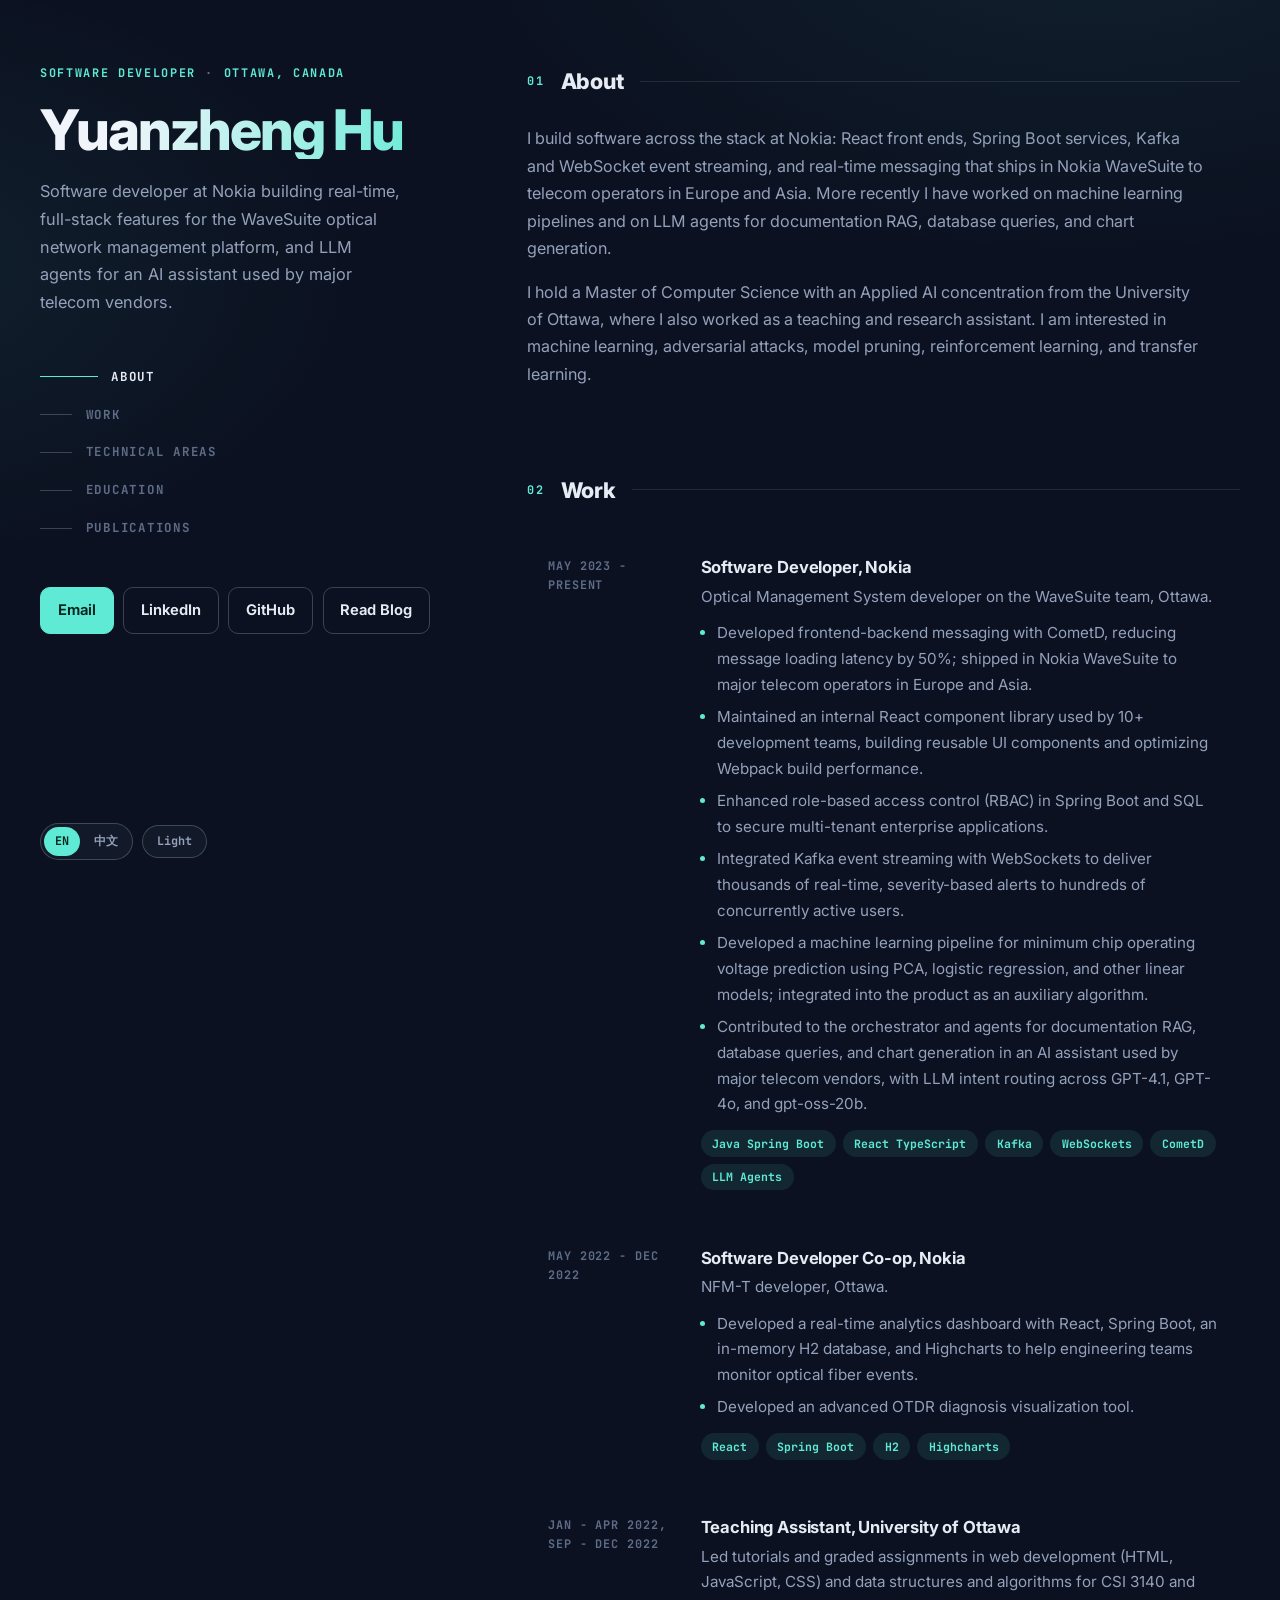
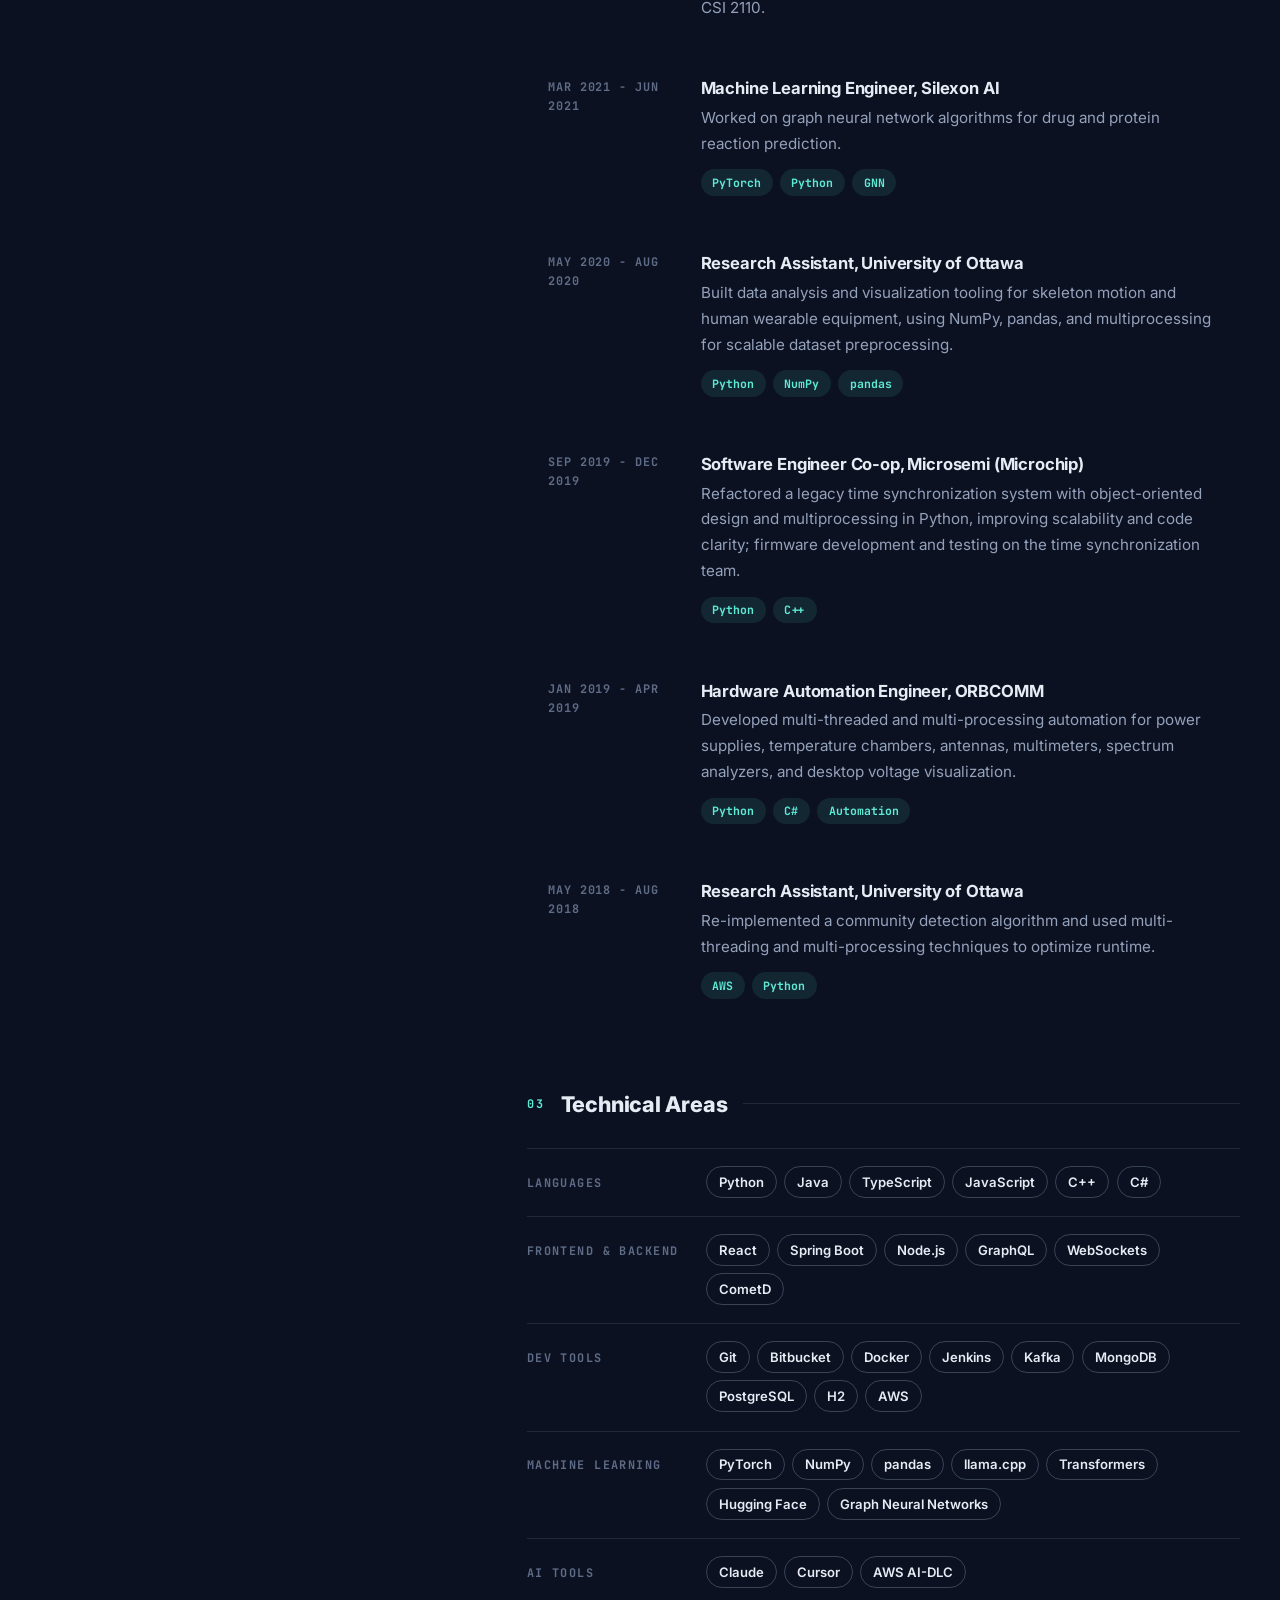
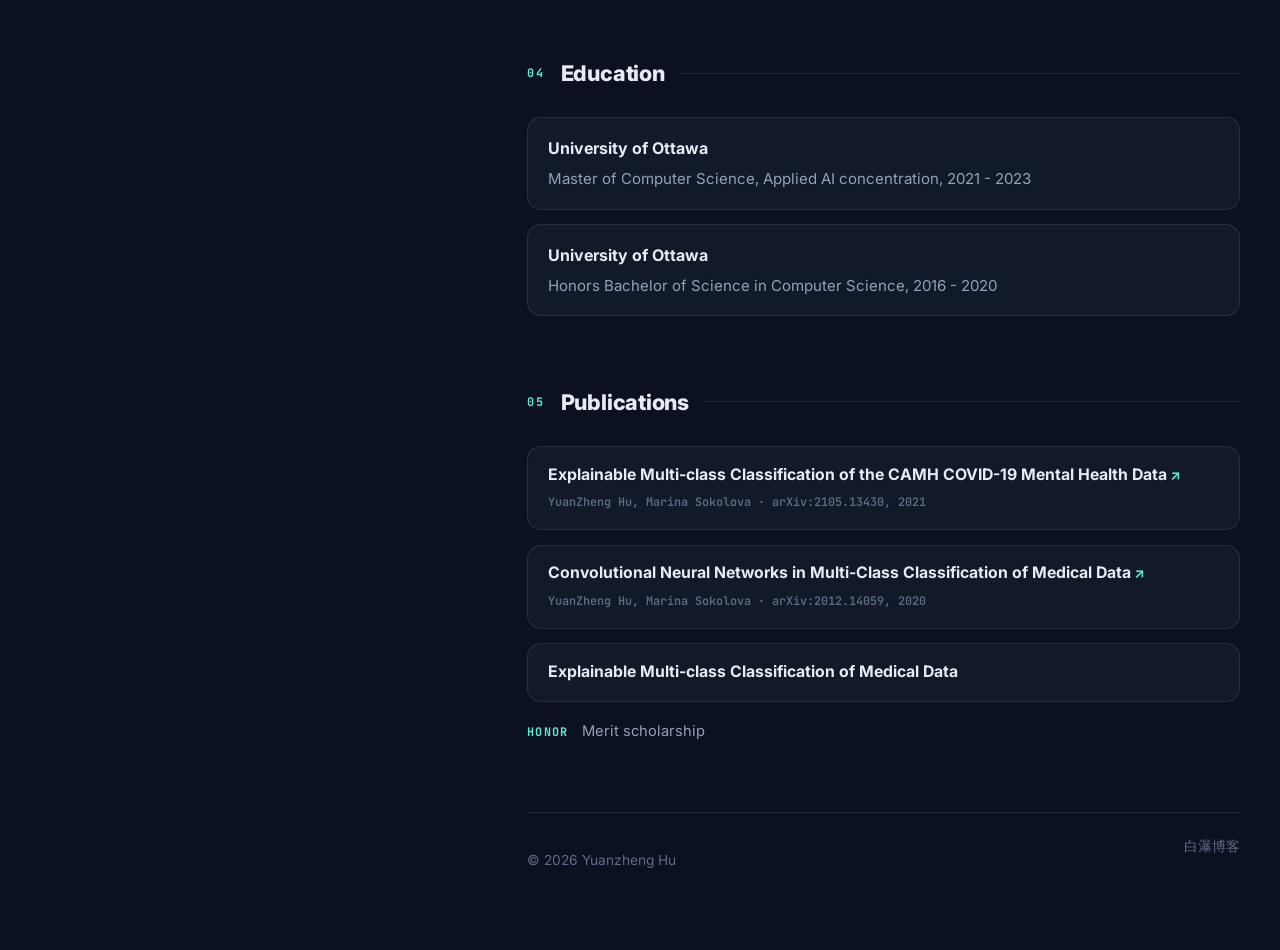
<file: index.html>
<!doctype html>
<html lang="en">
  <head>
    <meta charset="utf-8">
    <meta name="viewport" content="width=device-width, initial-scale=1">
    <title>Yuanzheng Hu | Software Developer</title>
    <meta name="description" content="Yuanzheng Hu - Software Developer at Nokia in Ottawa. Full-stack engineering with React, Spring Boot and Kafka, LLM agents, and machine learning. MCS (Applied AI), University of Ottawa.">
    <meta name="robots" content="index, follow">
    <meta name="theme-color" content="#0b1120">
    <link rel="canonical" href="https://whtitefall.github.io/yuanzhenghu/">
    <meta property="og:title" content="Yuanzheng Hu">
    <meta property="og:description" content="Software Developer at Nokia building real-time full-stack features for Nokia WaveSuite and LLM agents for an AI assistant.">
    <meta property="og:type" content="website">
    <meta property="og:url" content="https://whtitefall.github.io/yuanzhenghu/">
    <meta name="twitter:card" content="summary">
    <link rel="icon" href="assets/img/favicon.svg" type="image/svg+xml">
    <link rel="preconnect" href="https://fonts.googleapis.com">
    <link rel="preconnect" href="https://fonts.gstatic.com" crossorigin>
    <link href="https://fonts.googleapis.com/css2?family=Inter:wght@400;500;650;800&family=JetBrains+Mono:wght@500;700;800&display=swap" rel="stylesheet">
    <link rel="stylesheet" href="assets/css/styles.css">
    <script type="application/ld+json">
      {
        "@context": "https://schema.org",
        "@type": "Person",
        "name": "Yuanzheng Hu",
        "alternateName": "白瀑",
        "url": "https://whtitefall.github.io/yuanzhenghu/",
        "sameAs": [
          "https://www.linkedin.com/in/yuanzheng-hu/",
          "https://github.com/whtitefall"
        ],
        "jobTitle": "Software Developer",
        "worksFor": {
          "@type": "Organization",
          "name": "Nokia"
        },
        "alumniOf": {
          "@type": "CollegeOrUniversity",
          "name": "University of Ottawa"
        },
        "knowsAbout": [
          "Java Spring Boot",
          "React",
          "TypeScript",
          "Kafka",
          "Python",
          "Machine Learning",
          "LLM Agents",
          "Retrieval-Augmented Generation"
        ],
        "address": {
          "@type": "PostalAddress",
          "addressLocality": "Ottawa",
          "addressRegion": "ON",
          "addressCountry": "CA"
        }
      }
    </script>
  </head>
  <body data-page="resume">
    <a class="skip-link" href="#resume" data-i18n="skip.resume">Skip to resume</a>

    <div class="resume-layout">
      <aside class="sidebar">
        <p class="side-kicker mono-label"><span data-i18n="resume.role">Software Developer</span><span data-i18n="resume.location">Ottawa, Canada</span></p>
        <h1 class="side-name">Yuanzheng&nbsp;Hu</h1>
        <p class="side-headline" data-i18n="resume.headline"></p>

        <nav class="side-nav" aria-label="Section navigation">
          <a class="is-active" href="#about" data-i18n="profile.title">About</a>
          <a href="#experience" data-i18n="experience.title">Work</a>
          <a href="#skills" data-i18n="skills.title">Technical Areas</a>
          <a href="#education" data-i18n="education.title">Education</a>
          <a href="#publications" data-i18n="research.title">Publications</a>
        </nav>

        <div class="side-actions">
          <a class="button button-primary" href="mailto:yuanzheng.hu.brad@gmail.com" data-i18n="action.email">Email</a>
          <a class="button button-secondary" href="https://www.linkedin.com/in/yuanzheng-hu/" rel="noreferrer" data-i18n="action.linkedin">LinkedIn</a>
          <a class="button button-secondary" href="https://github.com/whtitefall" rel="noreferrer" data-i18n="action.github">GitHub</a>
          <a class="button button-secondary" href="blog.html" data-i18n="action.blog">Read Blog</a>
        </div>

        <div class="side-bottom" aria-label="Site settings">
          <div class="language-switch" id="language-switch" aria-label="Language">
            <button type="button" data-lang-option="en" aria-pressed="true">EN</button>
            <button type="button" data-lang-option="zh" aria-pressed="false">中文</button>
          </div>
          <button class="theme-toggle" id="theme-toggle" type="button" aria-label="Toggle color theme">Dark</button>
        </div>
      </aside>

      <main id="resume" class="content">
        <section id="about" class="content-section" aria-labelledby="profile-title">
          <div class="section-title">
            <span class="mono-label">01</span>
            <h2 id="profile-title" data-i18n="profile.title">About</h2>
          </div>
          <div class="prose">
            <p data-i18n="profile.body"></p>
            <p data-i18n="profile.body2"></p>
          </div>
        </section>

        <section id="experience" class="content-section" aria-labelledby="experience-title">
          <div class="section-title">
            <span class="mono-label">02</span>
            <h2 id="experience-title" data-i18n="experience.title">Work</h2>
          </div>
          <div class="xp-list">
            <article class="xp-card">
              <time data-i18n="job.nokiaCurrent.date"></time>
              <div>
                <h3 data-i18n="job.nokiaCurrent.title"></h3>
                <p class="xp-role" data-i18n="job.nokiaCurrent.body"></p>
                <ul class="xp-bullets">
                  <li data-i18n="job.nokiaCurrent.b1"></li>
                  <li data-i18n="job.nokiaCurrent.b2"></li>
                  <li data-i18n="job.nokiaCurrent.b3"></li>
                  <li data-i18n="job.nokiaCurrent.b4"></li>
                  <li data-i18n="job.nokiaCurrent.b5"></li>
                  <li data-i18n="job.nokiaCurrent.b6"></li>
                </ul>
                <div class="mini-tags"><span>Java Spring Boot</span><span>React TypeScript</span><span>Kafka</span><span>WebSockets</span><span>CometD</span><span>LLM Agents</span></div>
              </div>
            </article>
            <article class="xp-card">
              <time data-i18n="job.nokiaPast.date"></time>
              <div>
                <h3 data-i18n="job.nokiaPast.title"></h3>
                <p class="xp-role" data-i18n="job.nokiaPast.body"></p>
                <ul class="xp-bullets">
                  <li data-i18n="job.nokiaPast.b1"></li>
                  <li data-i18n="job.nokiaPast.b2"></li>
                </ul>
                <div class="mini-tags"><span>React</span><span>Spring Boot</span><span>H2</span><span>Highcharts</span></div>
              </div>
            </article>
            <article class="xp-card">
              <time data-i18n="job.ta.date"></time>
              <div>
                <h3 data-i18n="job.ta.title"></h3>
                <p class="xp-role" data-i18n="job.ta.body"></p>
              </div>
            </article>
            <article class="xp-card">
              <time data-i18n="job.silexon.date"></time>
              <div>
                <h3 data-i18n="job.silexon.title"></h3>
                <p class="xp-role" data-i18n="job.silexon.body"></p>
                <div class="mini-tags"><span>PyTorch</span><span>Python</span><span>GNN</span></div>
              </div>
            </article>
            <article class="xp-card">
              <time data-i18n="job.raMotion.date"></time>
              <div>
                <h3 data-i18n="job.raMotion.title"></h3>
                <p class="xp-role" data-i18n="job.raMotion.body"></p>
                <div class="mini-tags"><span>Python</span><span>NumPy</span><span>pandas</span></div>
              </div>
            </article>
            <article class="xp-card">
              <time data-i18n="job.microsemi.date"></time>
              <div>
                <h3 data-i18n="job.microsemi.title"></h3>
                <p class="xp-role" data-i18n="job.microsemi.body"></p>
                <div class="mini-tags"><span>Python</span><span>C++</span></div>
              </div>
            </article>
            <article class="xp-card">
              <time data-i18n="job.orbcomm.date"></time>
              <div>
                <h3 data-i18n="job.orbcomm.title"></h3>
                <p class="xp-role" data-i18n="job.orbcomm.body"></p>
                <div class="mini-tags"><span>Python</span><span>C#</span><span>Automation</span></div>
              </div>
            </article>
            <article class="xp-card">
              <time data-i18n="job.raCommunity.date"></time>
              <div>
                <h3 data-i18n="job.raCommunity.title"></h3>
                <p class="xp-role" data-i18n="job.raCommunity.body"></p>
                <div class="mini-tags"><span>AWS</span><span>Python</span></div>
              </div>
            </article>
          </div>
        </section>

        <section id="skills" class="content-section" aria-labelledby="skills-title">
          <div class="section-title">
            <span class="mono-label">03</span>
            <h2 id="skills-title" data-i18n="skills.title">Technical Areas</h2>
          </div>
          <div class="skill-groups">
            <div class="skill-group">
              <h3 data-i18n="skills.languages">Languages</h3>
              <div class="skill-list"><span>Python</span><span>Java</span><span>TypeScript</span><span>JavaScript</span><span>C++</span><span>C#</span></div>
            </div>
            <div class="skill-group">
              <h3 data-i18n="skills.stack">Frontend &amp; Backend</h3>
              <div class="skill-list"><span>React</span><span>Spring Boot</span><span>Node.js</span><span>GraphQL</span><span>WebSockets</span><span>CometD</span></div>
            </div>
            <div class="skill-group">
              <h3 data-i18n="skills.tools">Dev Tools</h3>
              <div class="skill-list"><span>Git</span><span>Bitbucket</span><span>Docker</span><span>Jenkins</span><span>Kafka</span><span>MongoDB</span><span>PostgreSQL</span><span>H2</span><span>AWS</span></div>
            </div>
            <div class="skill-group">
              <h3 data-i18n="skills.ml">Machine Learning</h3>
              <div class="skill-list"><span>PyTorch</span><span>NumPy</span><span>pandas</span><span>llama.cpp</span><span>Transformers</span><span>Hugging Face</span><span>Graph Neural Networks</span></div>
            </div>
            <div class="skill-group">
              <h3 data-i18n="skills.ai">AI Tools</h3>
              <div class="skill-list"><span>Claude</span><span>Cursor</span><span>AWS AI-DLC</span></div>
            </div>
          </div>
        </section>

        <section id="education" class="content-section" aria-labelledby="education-title">
          <div class="section-title">
            <span class="mono-label">04</span>
            <h2 id="education-title" data-i18n="education.title">Education</h2>
          </div>
          <div class="edu-list">
            <article class="edu-card">
              <h3>University of Ottawa</h3>
              <p data-i18n="education.master"></p>
            </article>
            <article class="edu-card">
              <h3>University of Ottawa</h3>
              <p data-i18n="education.bachelor"></p>
            </article>
          </div>
        </section>

        <section id="publications" class="content-section" aria-labelledby="publications-title">
          <div class="section-title">
            <span class="mono-label">05</span>
            <h2 id="publications-title" data-i18n="research.title">Publications</h2>
          </div>
          <div class="pub-list">
            <a class="pub-card" href="https://arxiv.org/abs/2105.13430" rel="noreferrer">
              <h3 data-i18n="research.pub3"></h3>
              <p class="pub-meta" data-i18n="research.pub3meta"></p>
            </a>
            <a class="pub-card" href="https://arxiv.org/abs/2012.14059" rel="noreferrer">
              <h3 data-i18n="research.pub1"></h3>
              <p class="pub-meta" data-i18n="research.pub1meta"></p>
            </a>
            <article class="pub-card">
              <h3 data-i18n="research.pub2"></h3>
            </article>
          </div>
          <div class="award-callout">
            <strong data-i18n="research.honor">Honor</strong>
            <span data-i18n="research.award">Merit scholarship</span>
          </div>
        </section>

        <footer class="content-footer">
          <p>© <span id="footer-year"></span> Yuanzheng Hu</p>
          <a href="blog.html" data-i18n="nav.blog">白瀑博客</a>
        </footer>
      </main>
    </div>

    <script src="assets/js/posts.js" defer></script>
    <script src="assets/js/app.js" defer></script>
  </body>
</html>
</file>
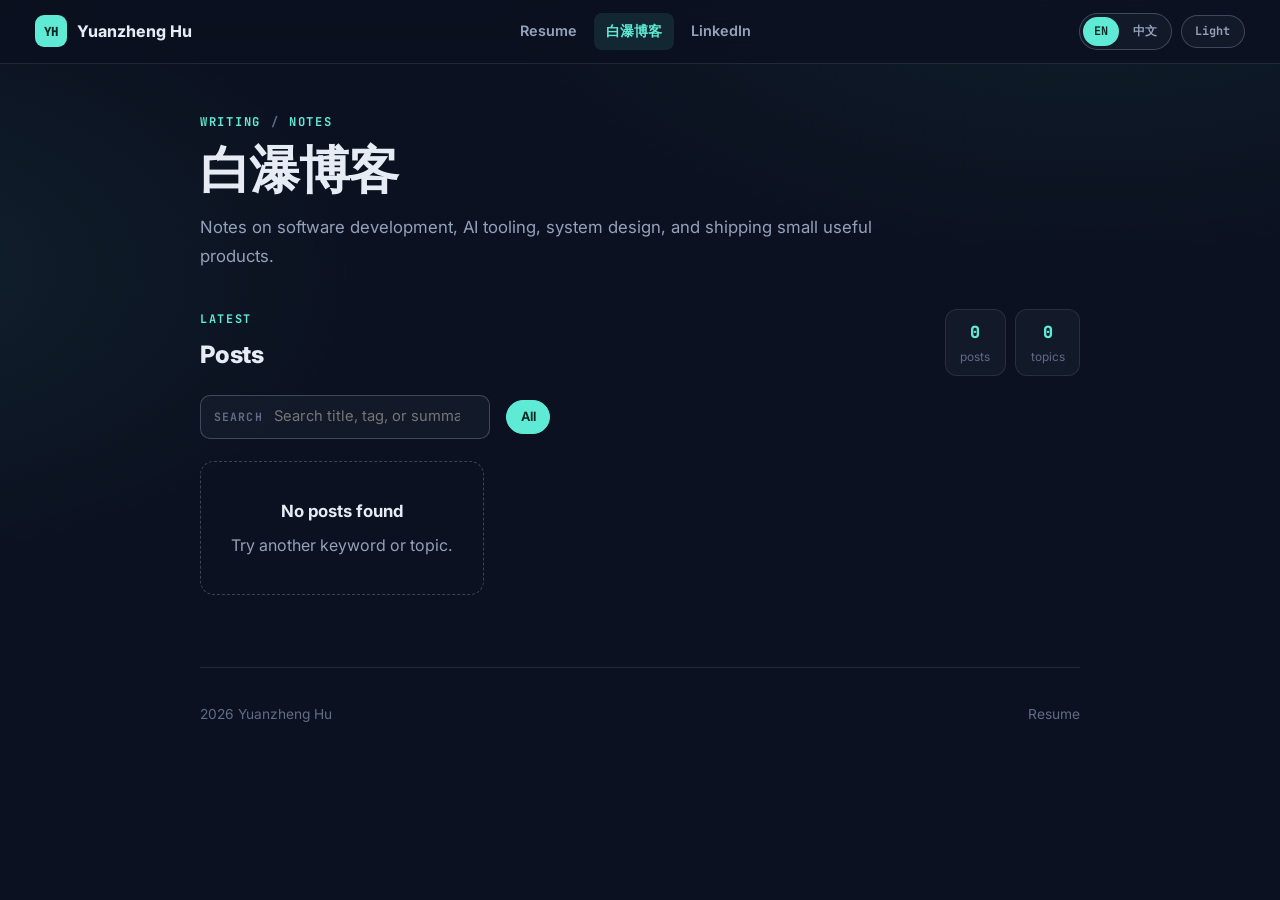
<file: blog.html>
<!doctype html>
<html lang="en">
  <head>
    <meta charset="utf-8">
    <meta name="viewport" content="width=device-width, initial-scale=1">
    <title>白瀑博客 - Yuanzheng Hu</title>
    <meta name="theme-color" content="#0b1120">
    <meta name="description" content="白瀑博客 is Yuanzheng Hu's technical blog.">
    <meta name="robots" content="index, follow">
    <link rel="canonical" href="https://whtitefall.github.io/yuanzhenghu/blog.html">
    <meta property="og:title" content="白瀑博客 - Yuanzheng Hu">
    <meta property="og:description" content="Software development, AI tooling, system design, and project notes.">
    <meta property="og:type" content="website">
    <meta property="og:url" content="https://whtitefall.github.io/yuanzhenghu/blog.html">
    <meta name="twitter:card" content="summary">
    <link rel="icon" href="assets/img/favicon.svg" type="image/svg+xml">
    <link rel="preconnect" href="https://fonts.googleapis.com">
    <link rel="preconnect" href="https://fonts.gstatic.com" crossorigin>
    <link href="https://fonts.googleapis.com/css2?family=Inter:wght@400;500;650;800&family=JetBrains+Mono:wght@500;700;800&display=swap" rel="stylesheet">
    <link rel="stylesheet" href="assets/css/styles.css">
  </head>
  <body data-page="blog">
    <a class="skip-link" href="#posts" data-i18n="skip.posts">Skip to posts</a>

    <header class="site-header">
      <a class="brand" href="index.html" aria-label="Yuanzheng Hu home">
        <span class="brand-mark">YH</span>
        <span class="brand-text">Yuanzheng Hu</span>
      </a>
      <nav class="site-nav" aria-label="Primary navigation">
        <a href="index.html" data-i18n="nav.resume">Resume</a>
        <a class="is-active" href="blog.html" data-i18n="nav.blog">白瀑博客</a>
        <a href="https://www.linkedin.com/in/yuanzheng-hu/" rel="noreferrer">LinkedIn</a>
      </nav>
      <div class="site-controls" aria-label="Site settings">
        <div class="language-switch" id="language-switch" aria-label="Language">
          <button type="button" data-lang-option="en" aria-pressed="true">EN</button>
          <button type="button" data-lang-option="zh" aria-pressed="false">中文</button>
        </div>
        <button class="theme-toggle" id="theme-toggle" type="button" aria-label="Toggle color theme">Dark</button>
      </div>
    </header>

    <main class="blog-page">
      <section class="page-intro" aria-labelledby="blog-title">
        <div class="hero-label">
          <span data-i18n="blog.kicker">Writing</span>
          <span data-i18n="blog.note">Notes</span>
        </div>
        <h1 id="blog-title" data-i18n="blog.title">白瀑博客</h1>
        <p data-i18n="blog.subtitle">Notes on software development, AI tooling, system design, and shipping small useful products.</p>
      </section>

      <section class="feed-section" id="posts" aria-labelledby="posts-title">
        <div class="section-head">
          <div>
            <p class="section-kicker" data-i18n="blog.latest">Latest</p>
            <h2 id="posts-title" data-i18n="blog.posts">Posts</h2>
          </div>
          <dl class="site-stats" aria-label="Blog stats">
            <div>
              <dt id="post-count">0</dt>
              <dd data-i18n="blog.statPosts">posts</dd>
            </div>
            <div>
              <dt id="tag-count">0</dt>
              <dd data-i18n="blog.statTopics">topics</dd>
            </div>
          </dl>
        </div>

        <div class="toolbar" aria-label="Filter posts">
          <label class="search-box" for="search-input">
            <span data-i18n="blog.search">Search</span>
            <input id="search-input" type="search" placeholder="Search title, tag, or summary" data-i18n-placeholder="blog.searchPlaceholder">
          </label>
          <div class="tag-filter" id="tag-filter" aria-label="Filter by tag"></div>
        </div>

        <div class="post-grid" id="post-list" aria-live="polite"></div>
      </section>
    </main>

    <footer class="site-footer">
      <p><span id="footer-year"></span> Yuanzheng Hu</p>
      <a href="index.html" data-i18n="nav.resume">Resume</a>
    </footer>

    <script src="assets/js/posts.js" defer></script>
    <script src="assets/js/app.js" defer></script>
  </body>
</html>
</file>
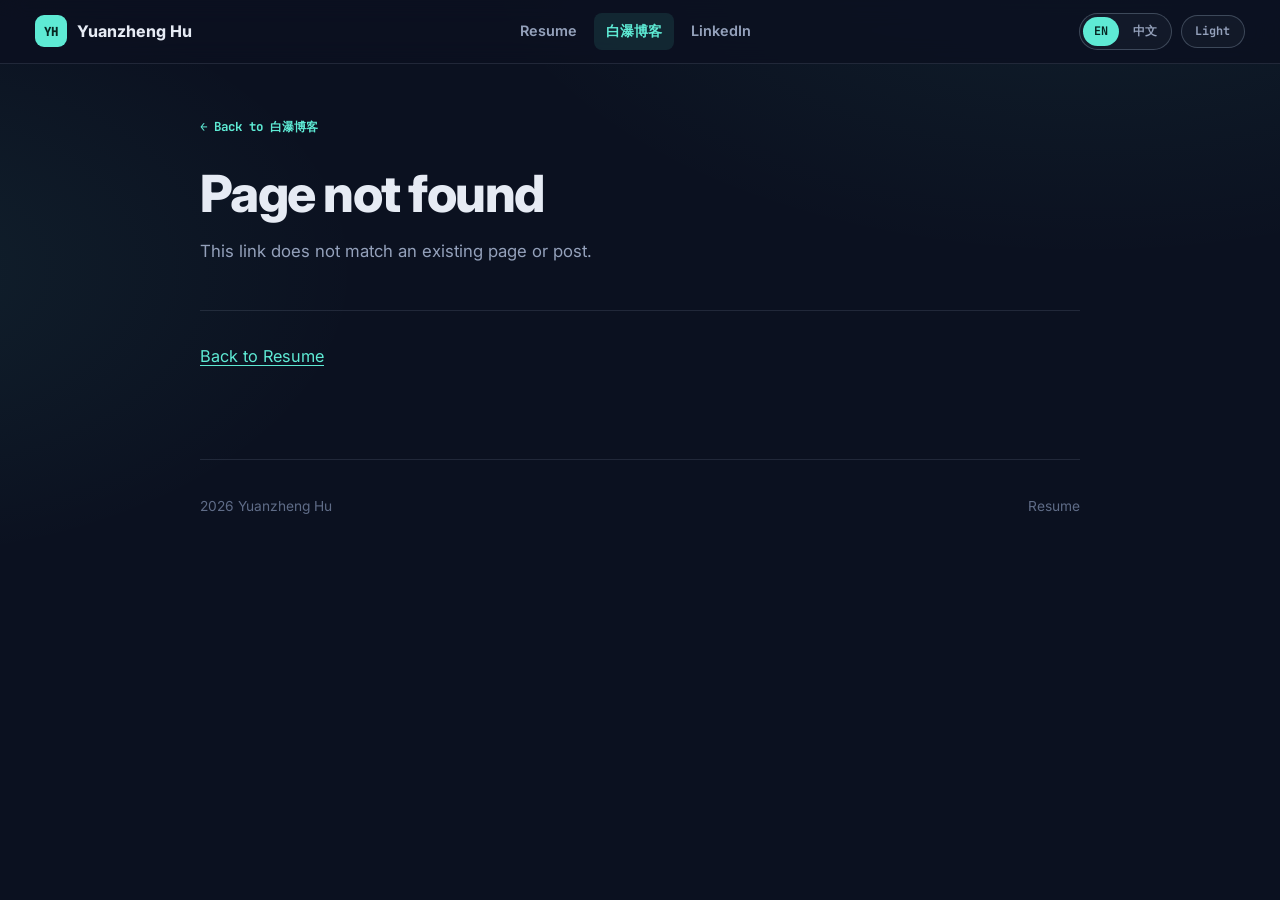
<file: post.html>
<!doctype html>
<html lang="en">
  <head>
    <meta charset="utf-8">
    <meta name="viewport" content="width=device-width, initial-scale=1">
    <title>Post - 白瀑博客</title>
    <meta name="theme-color" content="#0b1120">
    <meta name="description" content="A blog post from 白瀑博客 by Yuanzheng Hu.">
    <meta name="robots" content="noindex, follow">
    <link rel="canonical" href="https://whtitefall.github.io/yuanzhenghu/post.html">
    <meta property="og:type" content="article">
    <link rel="icon" href="assets/img/favicon.svg" type="image/svg+xml">
    <link rel="preconnect" href="https://fonts.googleapis.com">
    <link rel="preconnect" href="https://fonts.gstatic.com" crossorigin>
    <link href="https://fonts.googleapis.com/css2?family=Inter:wght@400;500;650;800&family=JetBrains+Mono:wght@500;700;800&display=swap" rel="stylesheet">
    <link rel="stylesheet" href="assets/css/styles.css">
  </head>
  <body data-page="post">
    <a class="skip-link" href="#post-content" data-i18n="skip.content">Skip to content</a>

    <header class="site-header">
      <a class="brand" href="index.html" aria-label="Yuanzheng Hu home">
        <span class="brand-mark">YH</span>
        <span class="brand-text">Yuanzheng Hu</span>
      </a>
      <nav class="site-nav" aria-label="Primary navigation">
        <a href="index.html" data-i18n="nav.resume">Resume</a>
        <a class="is-active" href="blog.html" data-i18n="nav.blog">白瀑博客</a>
        <a href="https://www.linkedin.com/in/yuanzheng-hu/" rel="noreferrer">LinkedIn</a>
      </nav>
      <div class="site-controls" aria-label="Site settings">
        <div class="language-switch" id="language-switch" aria-label="Language">
          <button type="button" data-lang-option="en" aria-pressed="true">EN</button>
          <button type="button" data-lang-option="zh" aria-pressed="false">中文</button>
        </div>
        <button class="theme-toggle" id="theme-toggle" type="button" aria-label="Toggle color theme">Dark</button>
      </div>
    </header>

    <main class="post-page">
      <header class="post-hero">
        <div class="post-hero-content">
          <a class="back-link" href="blog.html" data-i18n="post.back">&larr; Back to Blog</a>
          <div class="post-tags" id="post-tags"></div>
          <h1 id="post-title">Post</h1>
          <p class="post-dek" id="post-excerpt"></p>
          <div class="post-meta" id="post-meta"></div>
        </div>
      </header>

      <article class="article-body" id="post-content"></article>

      <section class="related-section" aria-labelledby="related-title">
        <h2 id="related-title" data-i18n="post.related">Continue Reading</h2>
        <div class="related-grid" id="related-posts"></div>
      </section>
    </main>

    <footer class="site-footer">
      <p><span id="footer-year"></span> Yuanzheng Hu</p>
      <a href="index.html" data-i18n="nav.resume">Resume</a>
    </footer>

    <script src="assets/js/posts.js" defer></script>
    <script src="assets/js/app.js" defer></script>
  </body>
</html>
</file>
<file: assets/css/styles.css>
/* ============================================================
   Yuanzheng Hu — personal site
   Dark-first portfolio theme · Inter + JetBrains Mono
   ============================================================ */

:root {
  --bg: #0b1120;
  --bg-soft: #0e1526;
  --panel: rgba(148, 163, 184, 0.055);
  --panel-solid: #121a2e;
  --ink: #e6ebf4;
  --muted: #94a1bb;
  --faint: #5f6c87;
  --line: rgba(148, 163, 184, 0.16);
  --line-strong: rgba(148, 163, 184, 0.34);
  --accent: #5eead4;
  --accent-2: #7dd3fc;
  --accent-ink: #062521;
  --accent-soft: rgba(94, 234, 212, 0.1);
  --glow: rgba(94, 234, 212, 0.07);
  --shadow: 0 18px 50px -24px rgba(2, 6, 18, 0.9);
  --name-grad: linear-gradient(100deg, #f1f5fb 20%, #5eead4 100%);
  --header-bg: rgba(11, 17, 32, 0.82);
  --max-width: 1200px;
  --font-sans: "Inter", ui-sans-serif, system-ui, -apple-system, "Segoe UI",
    "PingFang SC", "Microsoft YaHei", sans-serif;
  --font-mono: "JetBrains Mono", "SFMono-Regular", Consolas, monospace;
}

[data-theme="light"] {
  --bg: #f5f7fb;
  --bg-soft: #eceff7;
  --panel: #ffffff;
  --panel-solid: #ffffff;
  --ink: #16203a;
  --muted: #4e5d7d;
  --faint: #8792aa;
  --line: rgba(22, 32, 58, 0.12);
  --line-strong: rgba(22, 32, 58, 0.28);
  --accent: #0f9488;
  --accent-2: #0b6fa4;
  --accent-ink: #ffffff;
  --accent-soft: rgba(15, 148, 136, 0.1);
  --glow: rgba(15, 148, 136, 0.06);
  --shadow: 0 16px 40px -24px rgba(22, 32, 58, 0.35);
  --name-grad: linear-gradient(100deg, #16203a 30%, #0f9488 100%);
  --header-bg: rgba(245, 247, 251, 0.85);
}

* {
  box-sizing: border-box;
}

html {
  scroll-behavior: smooth;
}

@media (prefers-reduced-motion: reduce) {
  html {
    scroll-behavior: auto;
  }
  *,
  *::before,
  *::after {
    transition: none !important;
    animation: none !important;
  }
}

body {
  margin: 0;
  background: var(--bg);
  background-image: radial-gradient(900px 500px at 85% -10%, var(--glow), transparent 70%),
    radial-gradient(700px 420px at -10% 30%, var(--glow), transparent 70%);
  background-attachment: fixed;
  color: var(--ink);
  font-family: var(--font-sans);
  font-size: 16px;
  line-height: 1.7;
  -webkit-font-smoothing: antialiased;
}

a {
  color: inherit;
  text-decoration: none;
}

::selection {
  background: var(--accent);
  color: var(--accent-ink);
}

code {
  font-family: var(--font-mono);
  font-size: 0.9em;
  background: var(--panel);
  border: 1px solid var(--line);
  border-radius: 6px;
  padding: 0.08em 0.38em;
}

.skip-link {
  position: absolute;
  left: -9999px;
  background: var(--accent);
  color: var(--accent-ink);
  padding: 0.5rem 0.9rem;
  border-radius: 8px;
  font-weight: 650;
  z-index: 100;
}

.skip-link:focus {
  left: 1rem;
  top: 1rem;
}

a:focus-visible,
button:focus-visible,
input:focus-visible {
  outline: 2px solid var(--accent);
  outline-offset: 2px;
  border-radius: 6px;
}

/* ---------- shared controls ---------- */

.language-switch {
  display: inline-flex;
  border: 1px solid var(--line-strong);
  border-radius: 999px;
  padding: 3px;
  gap: 2px;
  background: var(--panel);
}

.language-switch button {
  border: 0;
  background: transparent;
  color: var(--muted);
  font: inherit;
  font-family: var(--font-mono);
  font-size: 0.74rem;
  font-weight: 700;
  padding: 0.28rem 0.7rem;
  border-radius: 999px;
  cursor: pointer;
  transition: color 0.15s ease, background 0.15s ease;
}

.language-switch button[aria-pressed="true"] {
  background: var(--accent);
  color: var(--accent-ink);
}

.language-switch button:hover {
  color: var(--ink);
}

.language-switch button[aria-pressed="true"]:hover {
  color: var(--accent-ink);
}

.theme-toggle {
  border: 1px solid var(--line-strong);
  border-radius: 999px;
  background: var(--panel);
  color: var(--muted);
  font: inherit;
  font-family: var(--font-mono);
  font-size: 0.74rem;
  font-weight: 700;
  padding: 0.34rem 0.85rem;
  cursor: pointer;
  transition: color 0.15s ease, border-color 0.15s ease;
}

.theme-toggle:hover {
  color: var(--accent);
  border-color: var(--accent);
}

.button {
  display: inline-flex;
  align-items: center;
  justify-content: center;
  gap: 0.45rem;
  border: 1px solid var(--line-strong);
  border-radius: 10px;
  padding: 0.6rem 1.05rem;
  font-weight: 650;
  font-size: 0.92rem;
  cursor: pointer;
  transition: transform 0.15s ease, border-color 0.15s ease, background 0.15s ease,
    color 0.15s ease;
}

.button:hover {
  transform: translateY(-1px);
}

.button-primary {
  background: var(--accent);
  border-color: var(--accent);
  color: var(--accent-ink);
}

.button-primary:hover {
  filter: brightness(1.07);
}

.button-secondary {
  background: transparent;
  color: var(--ink);
}

.button-secondary:hover {
  border-color: var(--accent);
  color: var(--accent);
}

.mono-label {
  font-family: var(--font-mono);
  font-size: 0.74rem;
  font-weight: 700;
  letter-spacing: 0.14em;
  text-transform: uppercase;
  color: var(--accent);
}

/* ---------- resume layout: sidebar + content ---------- */

.resume-layout {
  display: grid;
  grid-template-columns: minmax(330px, 410px) minmax(0, 1fr);
  gap: clamp(2.5rem, 6vw, 6rem);
  width: min(100% - 3rem, var(--max-width));
  margin: 0 auto;
}

.sidebar {
  position: sticky;
  top: 0;
  align-self: start;
  display: flex;
  flex-direction: column;
  min-height: 100vh;
  min-height: 100dvh;
  padding: clamp(2.5rem, 7vh, 5.5rem) 0 2.5rem;
}

.side-kicker {
  display: flex;
  flex-wrap: wrap;
  gap: 0.6rem;
  margin: 0 0 1.1rem;
}

.side-kicker span + span::before {
  content: "·";
  margin-right: 0.6rem;
  color: var(--faint);
}

.side-name {
  margin: 0;
  font-size: clamp(2.7rem, 4.5vw, 3.5rem);
  font-weight: 800;
  letter-spacing: -0.035em;
  line-height: 1.04;
  background: var(--name-grad);
  -webkit-background-clip: text;
  background-clip: text;
  color: transparent;
}

.side-headline {
  margin: 1.2rem 0 0;
  max-width: 36ch;
  color: var(--muted);
  font-size: 1.02rem;
}

.side-nav {
  display: flex;
  flex-direction: column;
  gap: 0.15rem;
  margin: 2.6rem 0 0;
}

.side-nav a {
  display: flex;
  align-items: center;
  gap: 0.85rem;
  padding: 0.45rem 0;
  color: var(--faint);
  font-family: var(--font-mono);
  font-size: 0.78rem;
  font-weight: 700;
  letter-spacing: 0.14em;
  text-transform: uppercase;
  transition: color 0.15s ease;
}

.side-nav a::before {
  content: "";
  width: 2rem;
  height: 1px;
  background: var(--line-strong);
  transition: width 0.2s ease, background 0.2s ease;
}

.side-nav a:hover,
.side-nav a.is-active {
  color: var(--ink);
}

.side-nav a:hover::before,
.side-nav a.is-active::before {
  width: 3.6rem;
  background: var(--accent);
}

.side-actions {
  display: flex;
  flex-wrap: wrap;
  gap: 0.6rem;
  margin-top: 2.6rem;
}

.side-bottom {
  margin-top: auto;
  padding-top: 2.5rem;
  display: flex;
  align-items: center;
  gap: 0.6rem;
  flex-wrap: wrap;
}

/* ---------- content column ---------- */

.content {
  padding: clamp(2.5rem, 7vh, 5.5rem) 0 4rem;
}

.content-section {
  padding: 0 0 4.2rem;
  scroll-margin-top: 3.5rem;
}

.section-title {
  display: flex;
  align-items: center;
  gap: 1rem;
  margin: 0 0 1.6rem;
}

.section-title h2 {
  margin: 0;
  font-size: 1.35rem;
  font-weight: 800;
  letter-spacing: -0.01em;
}

.section-title .mono-label {
  letter-spacing: 0.16em;
}

.section-title::after {
  content: "";
  flex: 1;
  height: 1px;
  background: var(--line);
}

.prose p {
  margin: 0 0 1rem;
  max-width: 68ch;
  color: var(--muted);
  font-size: 1.01rem;
}

.prose strong {
  color: var(--ink);
  font-weight: 650;
}

/* experience cards */

.xp-list {
  display: flex;
  flex-direction: column;
  gap: 0.9rem;
}

.xp-card {
  display: grid;
  grid-template-columns: 132px minmax(0, 1fr);
  gap: 1.3rem;
  border: 1px solid transparent;
  border-radius: 14px;
  padding: 1.15rem 1.25rem;
  transition: background 0.18s ease, border-color 0.18s ease, transform 0.18s ease;
}

.xp-card:hover {
  background: var(--panel);
  border-color: var(--line);
  transform: translateY(-2px);
}

.xp-card time {
  color: var(--faint);
  font-family: var(--font-mono);
  font-size: 0.74rem;
  font-weight: 700;
  letter-spacing: 0.08em;
  text-transform: uppercase;
  padding-top: 0.22rem;
  line-height: 1.6;
}

.xp-card h3 {
  margin: 0;
  font-size: 1.04rem;
  font-weight: 700;
  letter-spacing: -0.01em;
}

.xp-card h3 .at {
  color: var(--accent);
}

.xp-role {
  margin: 0.15rem 0 0;
  color: var(--muted);
  font-size: 0.95rem;
}

.xp-bullets {
  margin: 0.65rem 0 0;
  padding-left: 1.05rem;
  color: var(--muted);
  font-size: 0.95rem;
}

.xp-bullets li + li {
  margin-top: 0.4rem;
}

.xp-bullets li::marker {
  color: var(--accent);
}

.mini-tags {
  display: flex;
  flex-wrap: wrap;
  gap: 0.45rem;
  margin-top: 0.8rem;
}

.mini-tags span,
.tag {
  display: inline-flex;
  align-items: center;
  border-radius: 999px;
  background: var(--accent-soft);
  color: var(--accent);
  padding: 0.22rem 0.72rem;
  font-family: var(--font-mono);
  font-size: 0.72rem;
  font-weight: 700;
}

/* skills */

.skill-groups {
  display: flex;
  flex-direction: column;
  gap: 1.15rem;
}

.skill-group {
  display: grid;
  grid-template-columns: 158px minmax(0, 1fr);
  gap: 1.3rem;
  align-items: baseline;
  border-top: 1px solid var(--line);
  padding-top: 1.05rem;
}

.skill-group h3 {
  margin: 0;
  color: var(--faint);
  font-family: var(--font-mono);
  font-size: 0.74rem;
  font-weight: 700;
  letter-spacing: 0.12em;
  text-transform: uppercase;
  line-height: 1.6;
}

.skill-list {
  display: flex;
  flex-wrap: wrap;
  gap: 0.45rem;
}

.skill-list span {
  display: inline-flex;
  align-items: center;
  border: 1px solid var(--line-strong);
  border-radius: 999px;
  padding: 0.24rem 0.75rem;
  font-size: 0.82rem;
  font-weight: 600;
  color: var(--ink);
  transition: border-color 0.15s ease, color 0.15s ease;
}

.skill-list span:hover {
  border-color: var(--accent);
  color: var(--accent);
}

/* education + publications */

.edu-list {
  display: flex;
  flex-direction: column;
  gap: 0.9rem;
}

.edu-card {
  border: 1px solid var(--line);
  border-radius: 14px;
  padding: 1.05rem 1.25rem;
  background: var(--panel);
}

.edu-card h3 {
  margin: 0;
  font-size: 1rem;
  font-weight: 700;
}

.edu-card p {
  margin: 0.25rem 0 0;
  color: var(--muted);
  font-size: 0.94rem;
}

.pub-list {
  display: flex;
  flex-direction: column;
  gap: 0.9rem;
}

.pub-card {
  display: block;
  border: 1px solid var(--line);
  border-radius: 14px;
  padding: 1.05rem 1.25rem;
  background: var(--panel);
  transition: border-color 0.18s ease, transform 0.18s ease;
}

.pub-card:hover {
  border-color: var(--accent);
  transform: translateY(-2px);
}

.pub-card h3 {
  margin: 0;
  font-size: 0.99rem;
  font-weight: 700;
  line-height: 1.45;
}

a.pub-card h3::after {
  content: " ↗";
  color: var(--accent);
  font-size: 0.88em;
}

.pub-card .pub-meta {
  margin: 0.35rem 0 0;
  color: var(--faint);
  font-family: var(--font-mono);
  font-size: 0.74rem;
  font-weight: 600;
}

.award-callout {
  display: flex;
  align-items: center;
  gap: 0.8rem;
  margin-top: 1.1rem;
  color: var(--muted);
  font-size: 0.92rem;
}

.award-callout strong {
  color: var(--accent);
  font-family: var(--font-mono);
  font-size: 0.74rem;
  font-weight: 700;
  letter-spacing: 0.12em;
  text-transform: uppercase;
}

.content-footer {
  border-top: 1px solid var(--line);
  padding-top: 1.4rem;
  color: var(--faint);
  font-size: 0.86rem;
  display: flex;
  justify-content: space-between;
  gap: 1rem;
  flex-wrap: wrap;
}

.content-footer a:hover {
  color: var(--accent);
}

/* ---------- blog & post pages (top header layout) ---------- */

.site-header {
  position: sticky;
  top: 0;
  z-index: 40;
  display: flex;
  align-items: center;
  justify-content: space-between;
  gap: 1rem;
  padding: 0.8rem clamp(1rem, 4vw, 2.2rem);
  background: var(--header-bg);
  backdrop-filter: blur(12px);
  -webkit-backdrop-filter: blur(12px);
  border-bottom: 1px solid var(--line);
}

.brand {
  display: inline-flex;
  align-items: center;
  gap: 0.6rem;
  font-weight: 750;
}

.brand-mark {
  display: inline-flex;
  align-items: center;
  justify-content: center;
  width: 2rem;
  height: 2rem;
  border-radius: 9px;
  background: var(--accent);
  color: var(--accent-ink);
  font-family: var(--font-mono);
  font-size: 0.78rem;
  font-weight: 800;
}

.site-nav {
  display: flex;
  align-items: center;
  gap: 0.3rem;
}

.site-nav a {
  padding: 0.38rem 0.75rem;
  border-radius: 8px;
  color: var(--muted);
  font-size: 0.9rem;
  font-weight: 620;
  transition: color 0.15s ease, background 0.15s ease;
}

.site-nav a:hover {
  color: var(--ink);
}

.site-nav .is-active {
  color: var(--accent);
  background: var(--accent-soft);
}

.site-controls {
  display: flex;
  align-items: center;
  gap: 0.55rem;
}

.blog-page,
.post-page {
  width: min(100% - 2.5rem, 880px);
  margin: 0 auto;
  padding: 3rem 0 4.5rem;
}

.page-intro {
  padding-bottom: 2.4rem;
}

.hero-label {
  display: flex;
  flex-wrap: wrap;
  gap: 0.6rem;
  color: var(--accent);
  font-family: var(--font-mono);
  font-size: 0.76rem;
  font-weight: 700;
  letter-spacing: 0.14em;
  text-transform: uppercase;
}

.hero-label span + span::before {
  content: "/";
  margin-right: 0.6rem;
  color: var(--faint);
}

.page-intro h1,
.post-hero h1,
.not-found h1 {
  margin: 0.6rem 0 0;
  font-size: clamp(2.2rem, 5vw, 3.2rem);
  font-weight: 800;
  letter-spacing: -0.03em;
  line-height: 1.08;
}

.page-intro p,
.post-dek {
  max-width: 62ch;
  margin: 1rem 0 0;
  color: var(--muted);
  font-size: 1.05rem;
}

.section-head {
  display: flex;
  align-items: flex-end;
  justify-content: space-between;
  gap: 1.5rem;
  margin-bottom: 1.2rem;
}

.section-kicker {
  margin: 0 0 0.4rem;
  color: var(--accent);
  font-family: var(--font-mono);
  font-size: 0.74rem;
  font-weight: 700;
  letter-spacing: 0.14em;
  text-transform: uppercase;
}

.section-head h2,
.related-section h2 {
  margin: 0;
  font-size: 1.5rem;
  font-weight: 800;
  letter-spacing: -0.01em;
}

.site-stats {
  display: flex;
  gap: 0.6rem;
  margin: 0;
}

.site-stats div {
  border: 1px solid var(--line);
  border-radius: 12px;
  background: var(--panel);
  padding: 0.5rem 0.9rem;
  text-align: center;
}

.site-stats dt {
  font-family: var(--font-mono);
  font-weight: 800;
  font-size: 1.05rem;
  color: var(--accent);
}

.site-stats dd {
  margin: 0;
  color: var(--faint);
  font-size: 0.74rem;
}

.toolbar {
  display: grid;
  grid-template-columns: minmax(0, 290px) minmax(0, 1fr);
  gap: 1rem;
  align-items: center;
  margin-bottom: 1.4rem;
}

.search-box {
  display: flex;
  align-items: center;
  gap: 0.6rem;
  border: 1px solid var(--line-strong);
  border-radius: 10px;
  background: var(--panel);
  padding: 0.45rem 0.8rem;
}

.search-box span {
  color: var(--faint);
  font-family: var(--font-mono);
  font-size: 0.72rem;
  font-weight: 700;
  text-transform: uppercase;
  letter-spacing: 0.1em;
}

.search-box input {
  flex: 1;
  min-width: 0;
  border: 0;
  background: transparent;
  color: var(--ink);
  font: inherit;
  font-size: 0.92rem;
}

.search-box input:focus {
  outline: none;
}

.tag-filter {
  display: flex;
  flex-wrap: wrap;
  gap: 0.45rem;
}

.filter-button {
  border: 1px solid var(--line-strong);
  border-radius: 999px;
  background: transparent;
  color: var(--muted);
  font: inherit;
  font-size: 0.8rem;
  font-weight: 650;
  padding: 0.3rem 0.85rem;
  cursor: pointer;
  transition: color 0.15s ease, border-color 0.15s ease, background 0.15s ease;
}

.filter-button:hover {
  color: var(--accent);
  border-color: var(--accent);
}

.filter-button[aria-pressed="true"] {
  background: var(--accent);
  border-color: var(--accent);
  color: var(--accent-ink);
}

.post-grid,
.related-grid {
  display: grid;
  grid-template-columns: repeat(auto-fill, minmax(250px, 1fr));
  gap: 0.9rem;
}

.post-card {
  display: flex;
  flex-direction: column;
  gap: 0.55rem;
  border: 1px solid var(--line);
  border-radius: 14px;
  background: var(--panel);
  padding: 1.15rem 1.2rem;
  transition: border-color 0.18s ease, transform 0.18s ease;
}

.post-card:hover {
  border-color: var(--accent);
  transform: translateY(-2px);
}

.post-card-featured {
  grid-column: 1 / -1;
}

.card-meta,
.post-meta {
  display: flex;
  flex-wrap: wrap;
  gap: 0.5rem;
  color: var(--faint);
  font-family: var(--font-mono);
  font-size: 0.72rem;
  font-weight: 600;
}

.card-meta span + span::before,
.post-meta span + span::before {
  content: "·";
  margin-right: 0.5rem;
}

.post-card h3 {
  margin: 0;
  font-size: 1.05rem;
  font-weight: 750;
  line-height: 1.4;
}

.post-card h3 a:hover {
  color: var(--accent);
}

.post-card p {
  margin: 0;
  color: var(--muted);
  font-size: 0.92rem;
}

.card-tags {
  display: flex;
  flex-wrap: wrap;
  gap: 0.4rem;
  margin-top: auto;
}

.empty-state {
  border: 1px dashed var(--line-strong);
  border-radius: 14px;
  padding: 2.2rem 1.5rem;
  text-align: center;
}

.empty-state h3 {
  margin: 0;
  font-size: 1.05rem;
}

.empty-state p {
  margin: 0.4rem 0 0;
  color: var(--muted);
}

/* post detail */

.post-hero {
  padding-bottom: 1.8rem;
  border-bottom: 1px solid var(--line);
  margin-bottom: 2rem;
}

.back-link {
  display: inline-block;
  margin-bottom: 1.1rem;
  color: var(--accent);
  font-family: var(--font-mono);
  font-size: 0.78rem;
  font-weight: 700;
}

.back-link:hover {
  text-decoration: underline;
}

.post-tags {
  display: flex;
  flex-wrap: wrap;
  gap: 0.4rem;
  margin-bottom: 0.7rem;
}

.post-meta {
  margin-top: 1rem;
}

.article-body {
  max-width: 68ch;
  font-size: 1.02rem;
}

.article-body h2 {
  margin: 2rem 0 0.8rem;
  font-size: 1.3rem;
  font-weight: 750;
  letter-spacing: -0.01em;
}

.article-body p,
.article-body ul,
.article-body ol {
  margin: 0 0 1rem;
  color: var(--muted);
}

.article-body li + li {
  margin-top: 0.4rem;
}

.article-body a {
  color: var(--accent);
  text-decoration: underline;
  text-underline-offset: 3px;
}

.article-body blockquote {
  margin: 1.2rem 0;
  border-left: 3px solid var(--accent);
  background: var(--panel);
  border-radius: 0 10px 10px 0;
  padding: 0.8rem 1.1rem;
  color: var(--muted);
}

.related-section {
  margin-top: 3rem;
  border-top: 1px solid var(--line);
  padding-top: 1.8rem;
}

.related-section h2 {
  margin-bottom: 1.1rem;
}

/* footer (blog pages) */

.site-footer {
  display: flex;
  align-items: center;
  justify-content: space-between;
  gap: 1rem;
  flex-wrap: wrap;
  width: min(100% - 2.5rem, 880px);
  margin: 0 auto;
  border-top: 1px solid var(--line);
  padding: 1.3rem 0 2.5rem;
  color: var(--faint);
  font-size: 0.86rem;
}

.site-footer a:hover {
  color: var(--accent);
}

/* 404 */

.not-found {
  min-height: 70vh;
  display: flex;
  flex-direction: column;
  align-items: flex-start;
  justify-content: center;
  width: min(100% - 2.5rem, 880px);
  margin: 0 auto;
}

.not-found p {
  margin: 1rem 0 1.6rem;
  color: var(--muted);
}

/* ---------- responsive ---------- */

@media (max-width: 1080px) {
  .resume-layout {
    grid-template-columns: 1fr;
    gap: 0;
  }

  .sidebar {
    position: static;
    min-height: 0;
    padding-bottom: 0;
  }

  .side-nav {
    display: none;
  }

  .side-bottom {
    margin-top: 2rem;
    padding-top: 0;
  }

  .content {
    padding-top: 3rem;
  }
}

@media (max-width: 760px) {
  .site-header {
    flex-wrap: wrap;
  }

  .toolbar {
    grid-template-columns: 1fr;
  }

  .section-head {
    flex-direction: column;
    align-items: flex-start;
    gap: 0.9rem;
  }
}

@media (max-width: 640px) {
  .resume-layout {
    width: min(100% - 2rem, var(--max-width));
  }

  .sidebar {
    padding-top: 2.6rem;
  }

  .xp-card {
    grid-template-columns: 1fr;
    gap: 0.4rem;
    padding: 1rem 1.05rem;
  }

  .xp-card time {
    padding-top: 0;
  }

  .skill-group {
    grid-template-columns: 1fr;
    gap: 0.55rem;
  }

  .content-section {
    padding-bottom: 3.2rem;
  }
}
</file>
